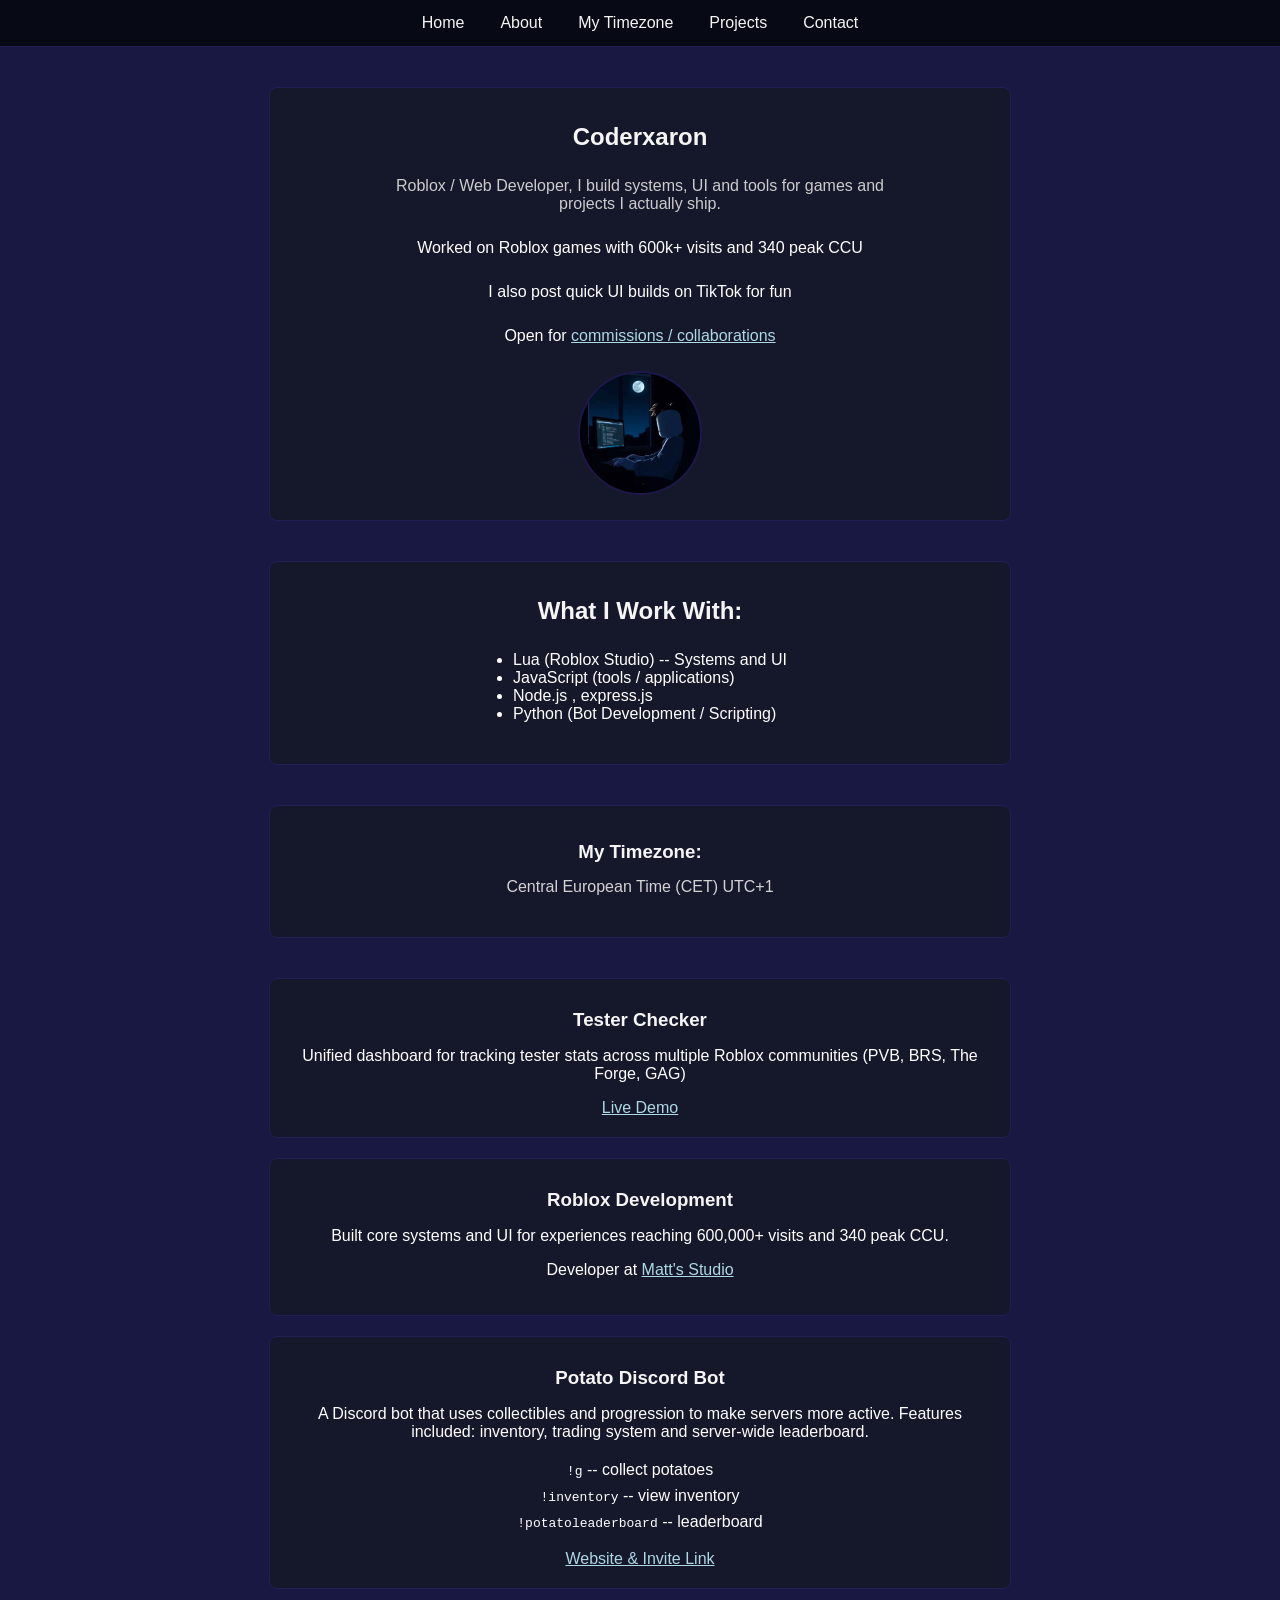
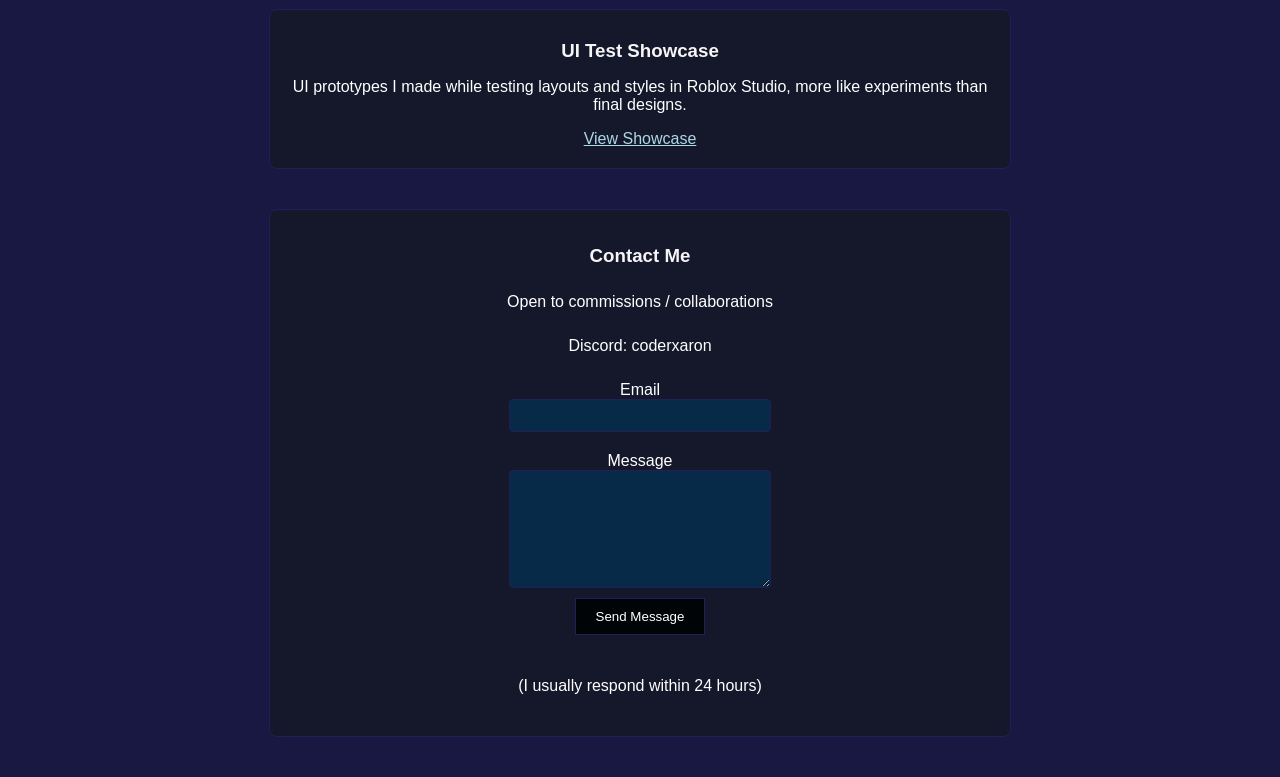
<file: index.html>
<!DOCTYPE html>
<html lang="en">
<head>
    <meta charset="UTF-8">
    <meta name="viewport" content="width=device-width, initial-scale=1.0">
    <title>Coderxaron's Website</title>
    <link rel="icon" type="image/x-icon" href="favicon.ico">
    <link rel="stylesheet" href="styles/style.css">
</head>
<body>

    <nav class="nav">
        <a href="#home">Home</a>
        <a href="#abtme">About</a>
        <a href="#Timezone">My Timezone</a>
        <a href="#Projects">Projects</a>
        <a href="#contact">Contact</a>
    </nav> 


    <section class="ctx" id="home">
        <h1>Coderxaron</h1>
        <p class="tagline">Roblox / Web Developer, I build systems, UI and tools for games and projects I actually ship.</p>
        <p class="info">Worked on Roblox games with 600k+ visits and 340 peak CCU</p>
        <p class="info">I also post quick UI builds on TikTok for fun</p>
        <p class="info">Open for <a href="#contact">commissions / collaborations</a></p>
        <img id="pfp" alt="Profile picture of Coderxaron" src="img/coderxaron.png">
    </section>


    <div id="abtme" class="ctx">
        <h2 id="toplangs">What I Work With:</h2>
        <ul>
            <li>Lua (Roblox Studio) -- Systems and UI</li>
            <li>JavaScript (tools / applications)</li>
            <li>Node.js , express.js</li>
            <li>Python (Bot Development / Scripting)</li>
        </ul>
    </div>


    <div class="ctx" id="Timezone">
        <h3>My Timezone:</h3>
        <p id="tz">Central European Time (CET) UTC+1</p>
    </div>


    <div id="Projects">
        <div class="project">
            <h3>Tester Checker</h3>
            <p>
            Unified dashboard for tracking tester stats across multiple Roblox communities 
            (PVB, BRS, The Forge, GAG)
            </p>
            <a href="https://tester-checker.netlify.app">Live Demo</a>
        </div>
    

        <div class="project">
            <h3>Roblox Development</h3>
            <p>
                Built core systems and UI for experiences reaching 600,000+ visits 
                and 340 peak CCU.
            </p>
            <p>Developer at <a href="https://www.roblox.com/de/communities/32406425/Mattts-Studio#!/about">Matt's Studio</a></p>
        </div>


        <div class="project">
            <h3>Potato Discord Bot</h3>
            <p>
                A Discord bot that uses collectibles and progression to make servers more active.
                Features included: inventory, trading system and server-wide leaderboard.
            </p>

            <p class="commands">
                <code>!g</code> -- collect potatoes<br>
                <code>!inventory</code> -- view inventory<br>
                <code>!potatoleaderboard</code> -- leaderboard
            </p>

            <a href="https://potatobot.netlify.app">Website & Invite Link</a>
        </div>

    </div>
    

    <div class="project">
    <h3>UI Test Showcase</h3>
    <p>
    UI prototypes I made while testing layouts and styles in Roblox Studio, more like experiments than final designs.
    </p>

    <a href="ui-showcase.html">View Showcase</a>
    </div>

    <section class="ctx" id="contact">
    <h3>Contact Me</h3>
    <p id="contact-info">Open to commissions / collaborations</p>
    <p class="info">Discord: coderxaron</p>

    <form id="contact-form">
    <label for="email">Email</label>
    <input id="email" type="email" name="email" required>
    <label for="msg">Message</label>
    <textarea id="msg" name="message" required></textarea>
    <button type="submit" id="submitBtn">Send Message</button>
    <p id="status"></p>
    <p class="info">(I usually respond within 24 hours)</p>
    </form>

    <script src="java/java.js"></script>
        
    </section>

    
</body>
</html>
</file>
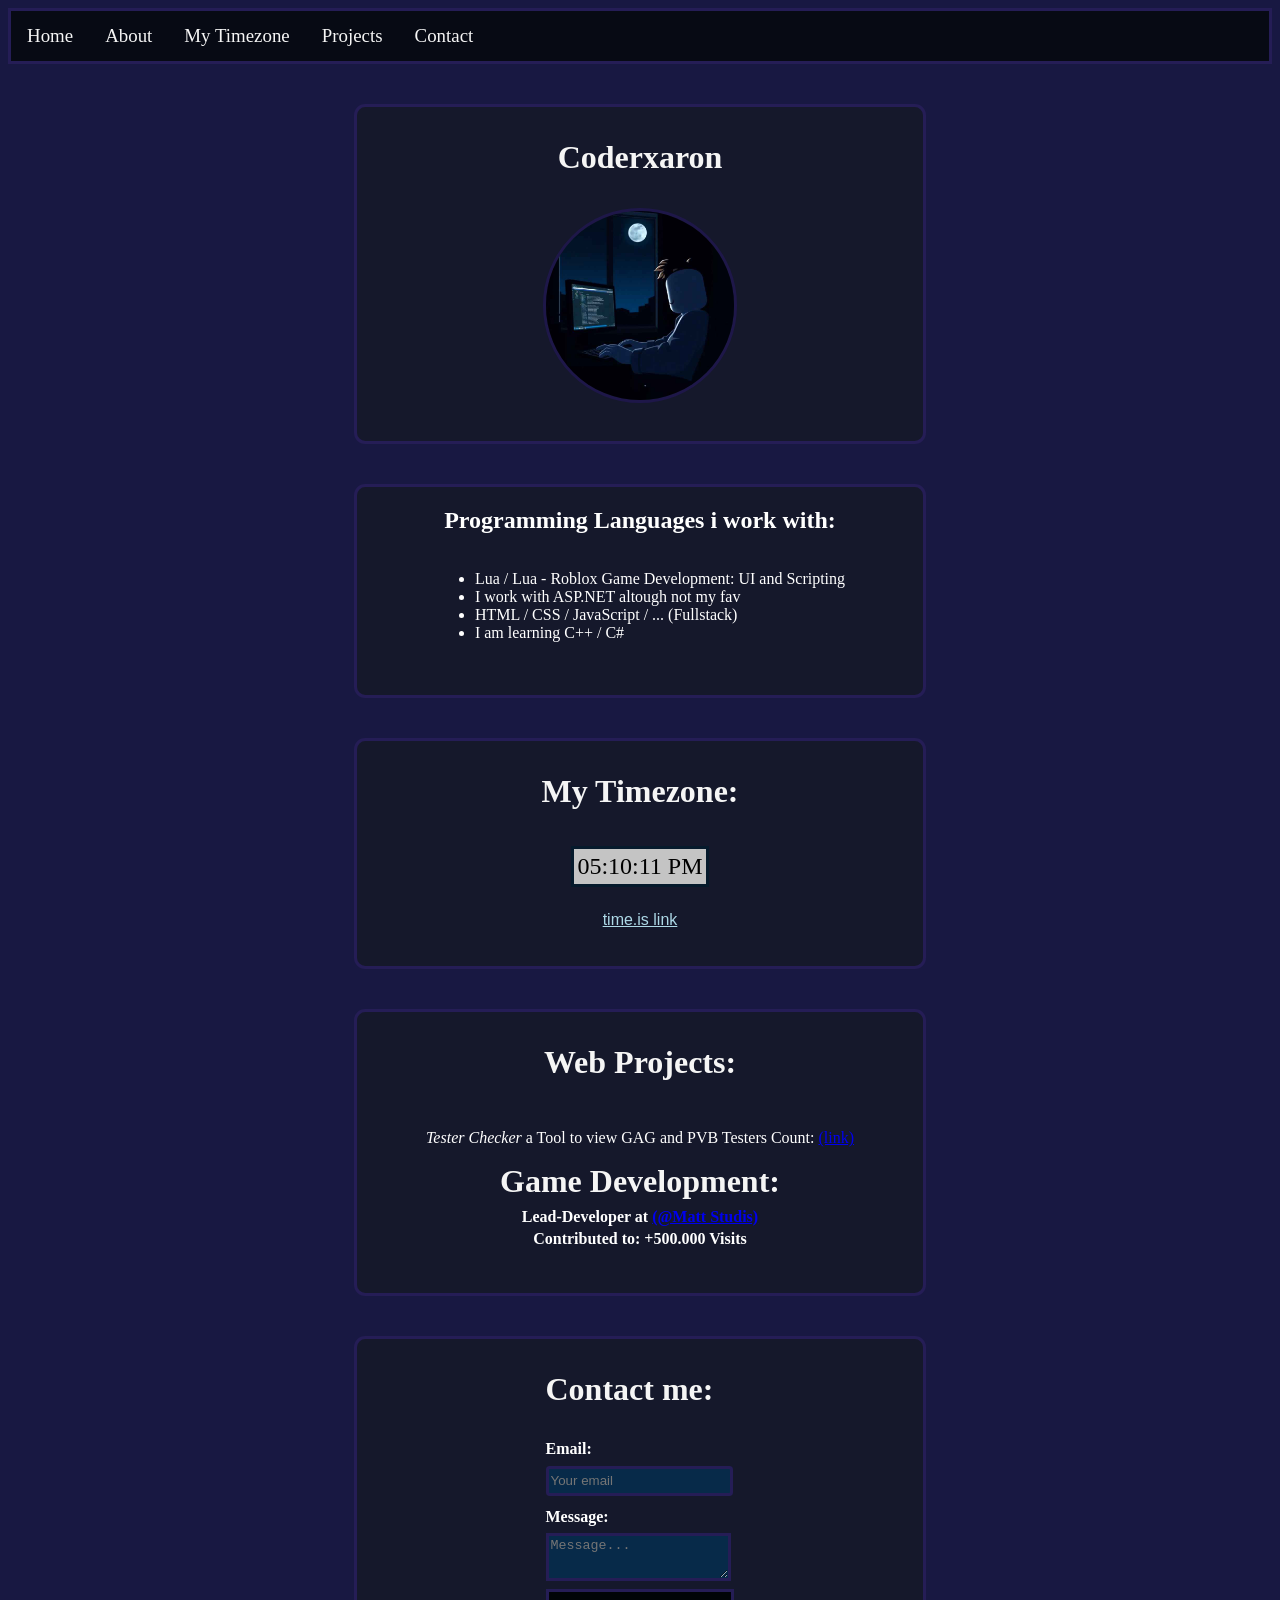
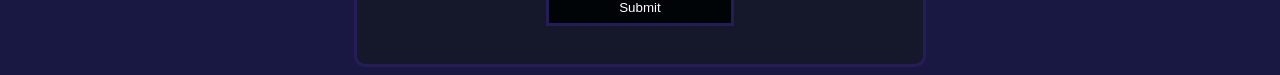
<file: coderxaron/index.html>
<!DOCTYPE html>
<html lang="en">
<head>
    <meta charset="UTF-8">
    <meta name="viewport" content="width=device-width, initial-scale=1.0">
    <title>Coderxaron</title>
    <link rel="icon" type="image/x-icon" href="favicon.ico">
    <link rel="stylesheet" href="styles/style.css">
</head>
<body>

    <!--Why are u reading my Code lol?-->
    <!--Whatever ... continue reading ig-->
    
    <div class="nav">
        <a href="#home">Home</a>
        <a href="#abtme">About</a>
        <a href="#Timezone">My Timezone</a>
        <a href="#Projects">Projects</a>
        <a href="#Contact">Contact</a>
    </div> 

    <div class="ctx" id="home">
        <h3>Coderxaron</h3>
        <img alt="Iamge of me." src="img/coderxaron.png">
    </div>

    <div id="abtme" class="ctx">
        <h2 id="toplangs">Programming Languages i work with:</h2>
        <ul>
            <li>Lua / Lua - Roblox Game Development: UI and Scripting</li>
            <li>I work with ASP.NET altough not my fav</li>
            <li>HTML / CSS / JavaScript / ... (Fullstack)</li>
            <li>I am learning C++ / C#</li>
        </ul>
    </div>

    <div class="ctx" id="Timezone">
        <h3>My Timezone:</h3>
        <p id="time">00:00 AM</p>
        <a href="https://time.is/Frankfurt" id="lnk">time.is link</a>
    </div>

    <div class="ctx" id="Projects">
        <h3 id="bottomspace">Web Projects:</h3>
        <p id="link"><em>Tester Checker</em> a Tool to view GAG and PVB Testers Count: <a href="https://tester-checker.netlify.app">(link)</a></p>
        <h3 id="gd">Game Development:</h3>
        <h4 id="infa">Lead-Developer at <a href="https://www.roblox.com/de/communities/32406425/Mattts-Studio#!/about">(@Matt Studis)</a></h4>
        <h4 id="infb">Contributed to: +500.000 Visits</h4>
    </div>

    <div class="ctx" id="Contact">
  <form action="https://formspree.io/f/xpwazewj" method="POST">
    <h3>Contact me:</h3>
    <h4 id="eod">Email:</h4>
    <input type="email" name="email" placeholder="Your email" required >
    
    <h4 id="msglab" >Message:</h4>
    <textarea name="message" id="msg" maxlength="500" minlength="10" placeholder="Message..." required ></textarea>
    <br>
    <button id="submit" type="submit">Submit</button>
  </form>
</div>

        <script src="java/java.js"></script>
</body>
</html>
</file>
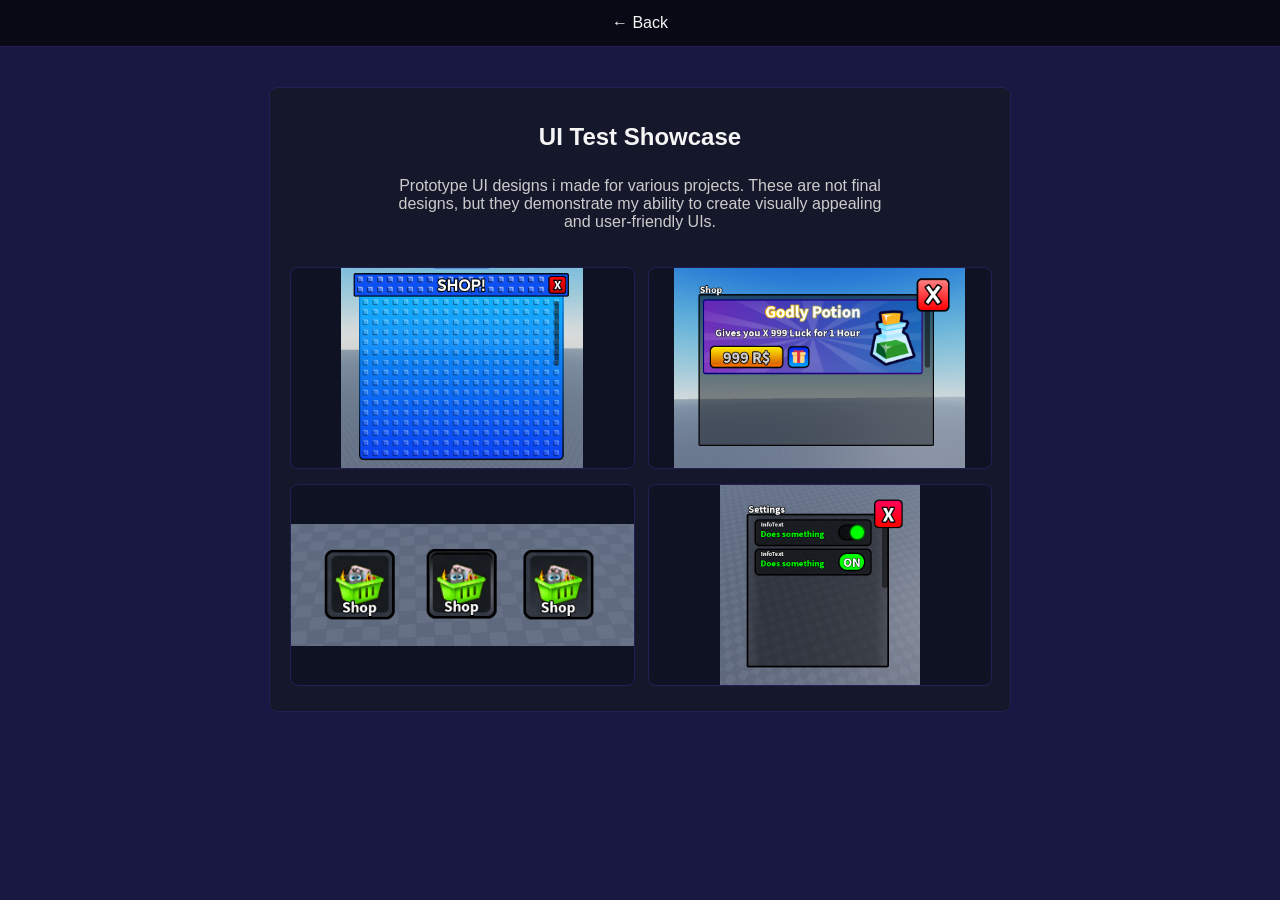
<file: ui-showcase.html>
<!DOCTYPE html>
<html lang="en">
<head>
    <meta charset="UTF-8">
    <meta name="viewport" content="width=device-width, initial-scale=1.0">
    <title>Coderxarons Website</title>
    <link rel="icon" type="image/x-icon" href="favicon.ico">
    <link rel="stylesheet" href="styles/style.css">
</head>
<body>
    <!-- Still reading my code? You might as well hire me. -->

    <nav class="nav">
        <a href="./index.html">← Back</a>
    </nav>

    <section class="ctx">
        <h2>UI Test Showcase</h2>
        <p class="tagline">
            Prototype UI designs i made for various projects. These are not final designs, but they demonstrate my ability to create visually appealing and user-friendly UIs. 
        </p>

        <div class="gallery">
            <img src="img/a.png" alt="UI test layout A">
            <img src="img/b.png" alt="UI test layout B">
            <img src="img/c.png" alt="UI test layout C">
            <img src="img/d.png" alt="UI test layout D">
        </div>
    </section>
    <!-- If you're inspecting this, you already know I care about details -->

</body>
</html>
</file>
<file: styles/style.css>
body {
    background-color: rgb(24, 24, 66);
    margin: 0;
    font-family: Arial, Helvetica, sans-serif;
    scroll-behavior: smooth;
}


.nav {
    background-color: #070a14;
    border-bottom: 1px solid rgb(37, 29, 86);
    display: flex;
    justify-content: center;
    flex-wrap: wrap;
}

.nav a {
    color: whitesmoke;
    padding: 14px 18px;
    text-decoration: none;
    font-size: 16px;
}

.nav a:hover {
    background-color: rgb(33, 32, 32);
    cursor: pointer;
}

.ctx {
    display: flex;
    flex-direction: column;
    align-items: center;
    margin: 40px auto;
    background-color: #15182b;
    padding: 25px 20px;
    border-radius: 8px;
    width: 90%;
    max-width: 700px;
    border: 1px solid rgb(37, 29, 86);
    transition: transform 0.2s ease, box-shadow 0.2s ease;
}

#pfp {
    width: 120px;
    height: 120px;
    border-radius: 50%;
    border: 2px solid rgb(30, 23, 73);
    object-fit: cover;
    margin-top: 10px;
}

h1, h2, h3 {
    color: whitesmoke;
    margin: 10px 0;
}

.tagline {
    color: #ccc;
    text-align: center;
    max-width: 500px;
}

ul {
    color: white;
    padding-left: 20px;
}

#tz {
    color: lightgray;
    margin-top: 5px;
}

.project {
    background-color: #15182b;
    border: 1px solid rgb(37, 29, 86);
    border-radius: 8px;
    padding: 20px;
    margin: 20px auto;
    width: 90%;
    max-width: 700px;
    color: white;
    text-align: center;
    transition: transform 0.2s ease, box-shadow 0.2s ease;
}

a {
    color: lightblue;
}

a:hover {
    color: rgb(190, 216, 224);
}

.commands {
    margin-top: 10px;
    line-height: 1.6;
}

form {
    display: flex;
    flex-direction: column;
    align-items: center;
}

input, textarea {
    color: white;
    background-color: #072a49;
    border: 1px solid rgb(37, 29, 86);
    border-radius: 4px;
    padding: 8px;
    width: 100%;
    max-width: 400px;
    margin-bottom: 10px;
}

textarea {
    min-height: 100px;
    resize: vertical;
}

button {
    border: 1px solid rgb(37, 29, 86);
    padding: 10px 20px;
    color: white;
    background-color: #000407;
}

button:hover {
    cursor: pointer;
    background-color: #01111d;
}

label {
    color: white;
    margin-top: 10px;
}

#contact-info {
    color: white;
}

.ctx:hover {
    transform: translateY(-4px);
    box-shadow: 0 8px 20px rgba(0, 0, 0, 0.3);
    border: 2px solid rgb(37, 29, 86);
}

.project:hover {
    transform: translateY(-6px);
    box-shadow: 0 10px 25px rgba(0, 0, 0, 0.4);
    cursor: pointer;
    border: 2px solid rgb(37, 29, 86);
}

.gallery {
    display: grid;
    grid-template-columns: repeat(auto-fit, minmax(250px, 1fr));
    gap: 15px;
    width: 100%;
    margin-top: 20px;
}

.gallery img {
    width: 100%;
    height: 200px;
    object-fit: contain;
    background-color: #0f1222;
    border-radius: 8px;
    border: 1px solid rgb(37, 29, 86);
    transition: transform 0.2s ease, box-shadow 0.2s ease;
}

.gallery img:hover {
    transform: scale(1.03);
    box-shadow: 0 8px 20px rgba(0, 0, 0, 0.5);
}

@media (max-width: 600px) {
    .nav a {
        padding: 10px 12px;
        font-size: 14px;
    }

    .ctx, .project {
        width: 95%;
    }

    #pfp {
        width: 100px;
        height: 100px;
    }
}

.info {
    color: white;
    margin-top: 10px;
}
</file>
<file: coderxaron/styles/style.css>
html {
  scroll-behavior: smooth;
}


body {
    background-color: rgb(24, 24, 66);
}

.ctx {
    display: flex;
    flex-direction: column;
    justify-content: center;
    align-items: center;
    margin: 40px auto 0; 
    background-color: #15182b;
    padding-bottom: 1cm;
    border-radius: 0.3cm;
    width: 15cm;
    border: solid;
    border-color: rgb(37, 29, 86);
}

img {
    width: 5cm;
    border-radius: 3cm;
    height: 5cm;
    border: solid;
    border-color: rgb(30, 23, 73);
}

h3 {
    color: whitesmoke;
    font-size: xx-large;
}

#lnk {
    color: lightblue;
    font-family: 'Franklin Gothic Medium', 'Arial Narrow', Arial, sans-serif;
}

#lnk:hover {
    color: rgb(190, 216, 224);
}

#time {
    background-color: rgb(196, 196, 196);
    text-align: center;
    padding: 0.1cm;
    font-size: x-large;
    border: solid;
    border-color: #061a2c;
}

.nav {
  /*background-color: #070a14;*/
  background-color: #070a14;
  border: solid;
  border-color:  rgb(37, 29, 86);
  overflow: hidden;
  left: 0;
  right: 0;
}

.nav a {
  float: left;
  color: whitesmoke;
  text-align: center;
  padding: 14px 16px;
  text-decoration: none;
  font-size: 0.5cm;
}

.nav a:hover {
    background-color: rgb(33, 32, 32);
    cursor: pointer;
}

input {
    color: white;
    background-color: #072a49;
    border: solid;
    border-color: rgb(37, 29, 86);
    height: 0.6cm;
    border-radius: 0.1cm;
    margin-bottom: 0.1cm;
    width: 4.7cm;
}

textarea {
    color: white;
    background-color: #072a49;
    border: solid;
    border-color: rgb(37, 29, 86);
    height: 1cm;
}

#submit {
    margin-top: 0.1cm;
    border: solid;
    border-color: rgb(37, 29, 86);
    height: 1cm;
    width: 5cm;
    color: white;
    background-color: #000407;
}

#submit:hover {
    cursor: pointer;
    background-color: #01111d;
}

#cb {
    border: solid;
    border-color: black;
}

#eod {
    color: white;
    margin-bottom: 0.2cm;
}

#msglab {
    color: white;
    margin-bottom: 0.2cm;
    margin-top: 0.2cm;
}

#pplab {
    display:flex;
    align-items:center;
    gap:8px;
}

#pp {
    margin:0;
    color: white;
}

#toplangs {
    color: white;
}

ul {
    color: white;
}

bottomspace {
    margin-bottom: 0.1cm;
}

#time {
    margin-top: 0.1cm;
}

#link {
    color: white;
}

#vm {
    color: white;
    margin-top: 0.1cm;
}

#gd {
    margin-top: 0;
    margin-bottom: 0.2cm;
}

#infa {
    color: white;
    margin-top: 0;
    margin-bottom: 0.1cm;
}

#infb {
    color: white;
    margin-top: 0cm;
    margin-bottom: 0.2cm;
}
</file>
